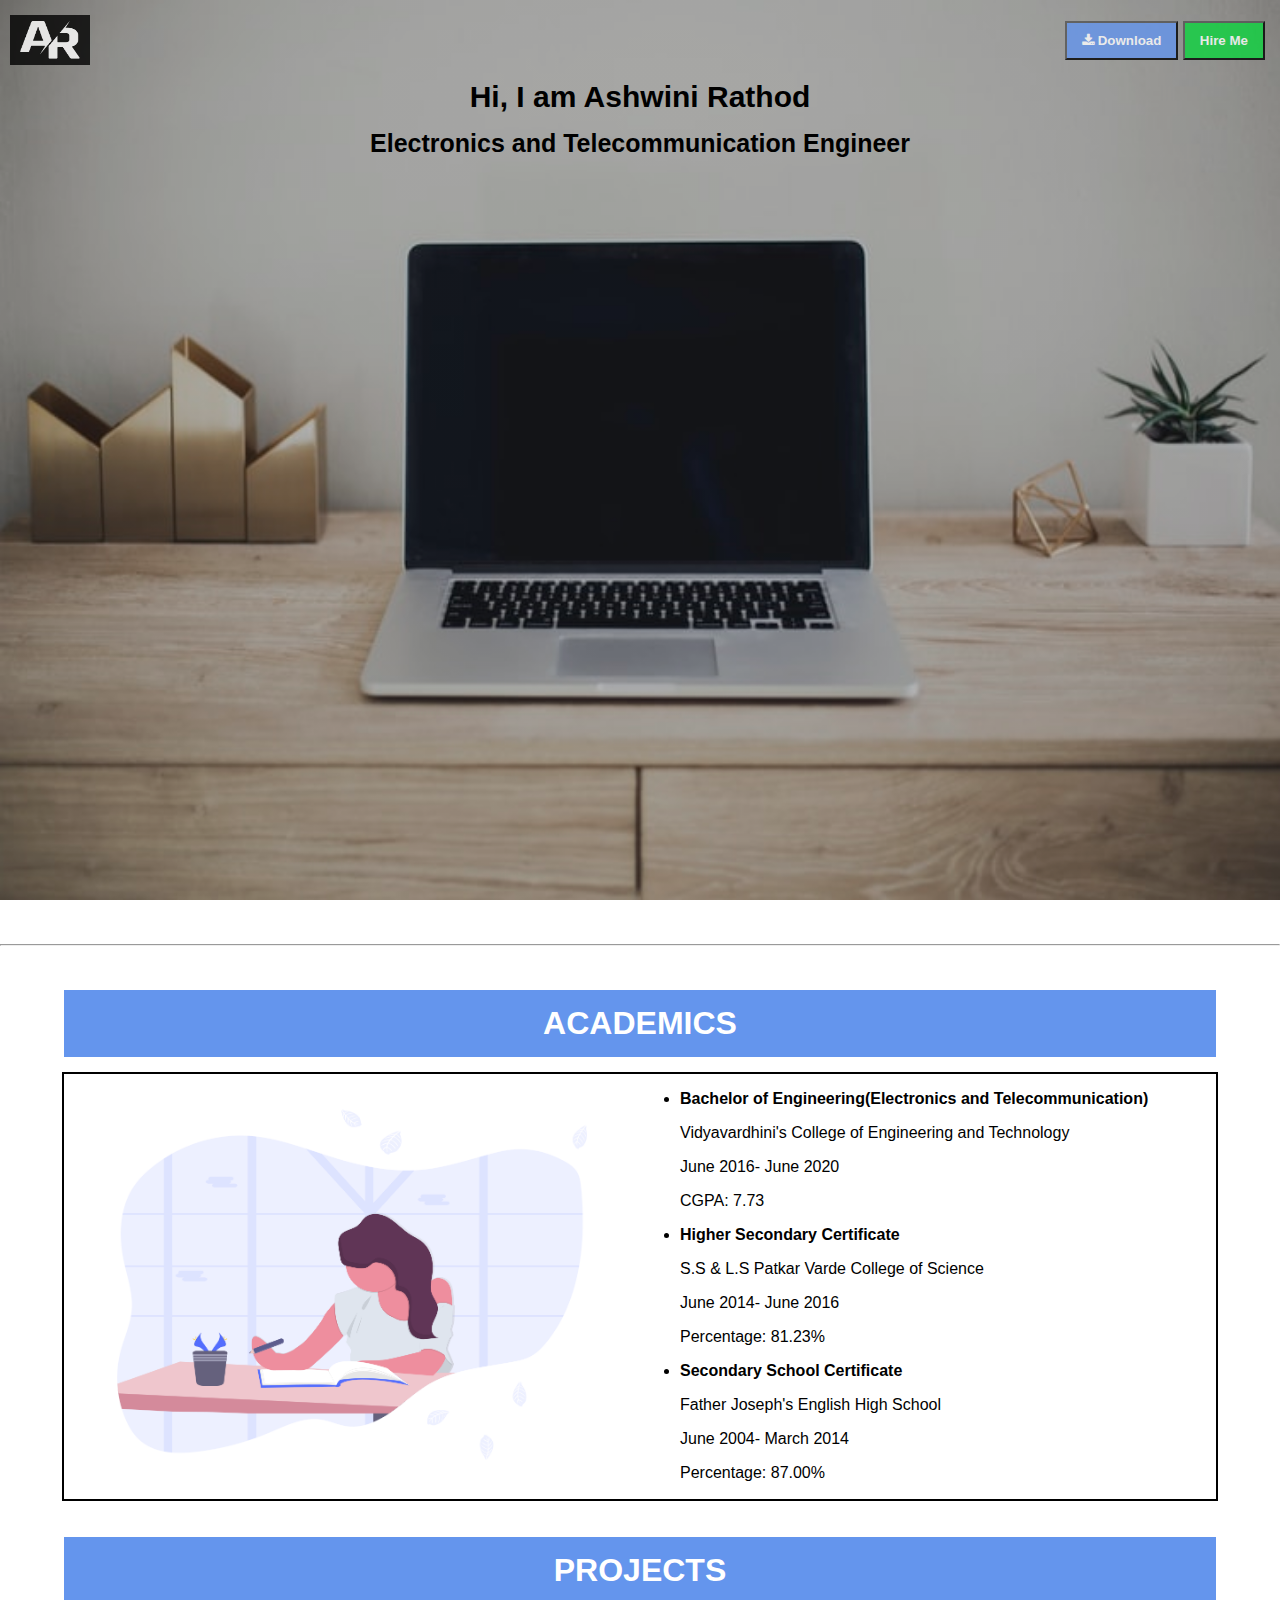
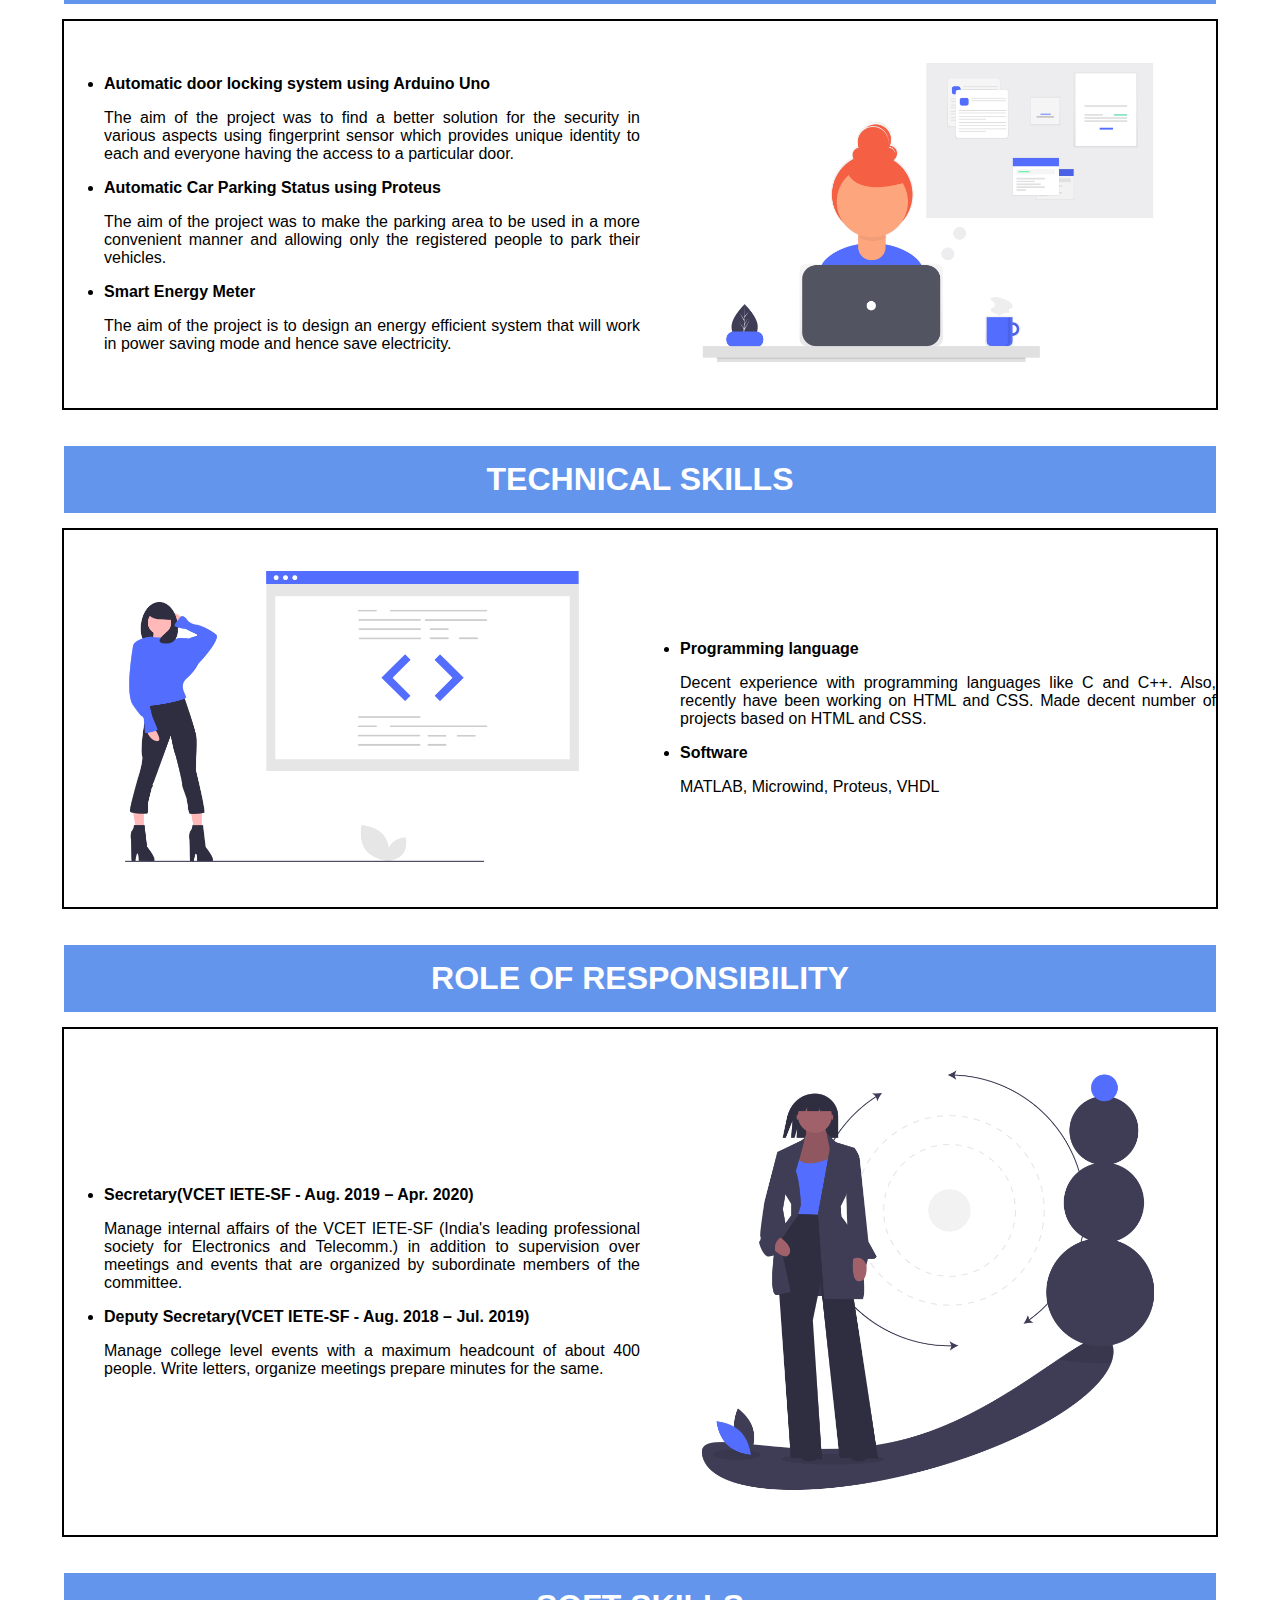
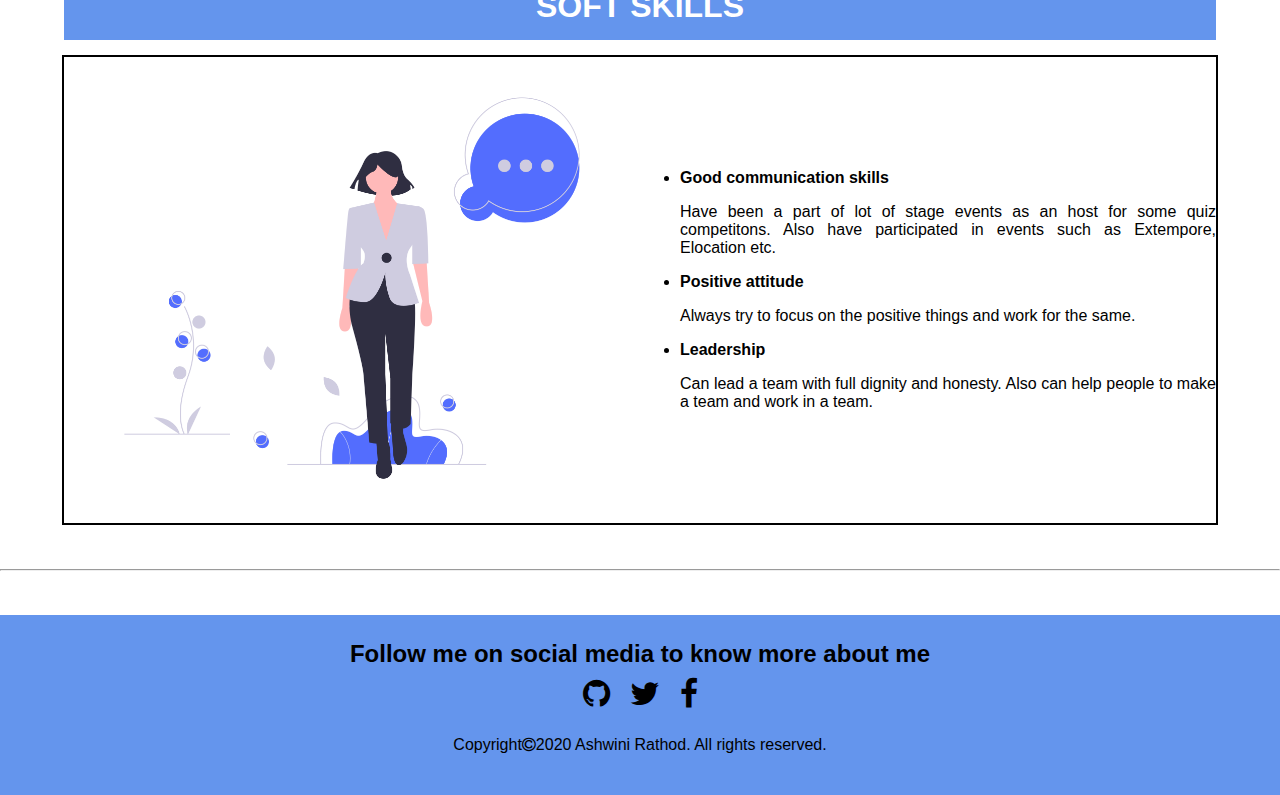
<file: index.html>
<!DOCTYPE html>
<html lang="en">
    <head>
        <meta charset="UTF-8"/>
        <meta name="viewport" content="width= device-width, initial-scale=1"/>
        <title>Profile Page</title>
        <link rel="stylesheet" href="./style/style.css">
        <link rel="stylesheet" href="https://stackpath.bootstrapcdn.com/font-awesome/4.7.0/css/font-awesome.min.css" integrity="sha384-wvfXpqpZZVQGK6TAh5PVlGOfQNHSoD2xbE+QkPxCAFlNEevoEH3Sl0sibVcOQVnN" crossorigin="anonymous">
    </head>
    <body>
        <header class="header">
            <div class="banner">
                <div class="utility-flex">
                    <img src="./style/ar-new (1).png" alt="logo" class="logo">
                    <nav class="nav-container">
                        <button type="submit" class="download"><i class="fa fa-download"></i>
                            <a href="./index.html" class="button">Download</a>
                        </button>
                        <button class="hire-me" type="submit" download>
                            <a href="#" class="button">Hire Me</a>
                        </button>
                       
                        
                    </nav>

                </div>
                <div class="name">
                    <h1 class="sub-head-h1">Hi, I am Ashwini Rathod</h1><h2 class="sub-head-h2">Electronics and Telecommunication Engineer</h2>
                </div>
            </div>
        
        </header> 
        <div class="test">
            <h1 class="sub-head-h1">Hi, I am Ashwini Rathod</h1><h2 class="sub-head-h2">Electronics and Telecommunication Engineer</h2>
        </div>
        
        <br/>
        <br/>
        <hr/>
        <!--<p>
            <strong>OBJECTIVE: </strong> Eager to join a reputable organization to begin a fulfilling and lifelong career which will allow me to use my skills for the mutual development of the company and myself.
        </p>-->
        <br/>
        <br/>
        
        <main>
            
            <div class="main">
                <h1 class="utility-topic">ACADEMICS</h1>
                <div class="topic">
                   

                    <!--item-1-->
                    <div class="image">
                        <img src="./style/undraw_studying_s3l7.png" alt="academics" class="academics-png">
                    </div>
                    <!--item-2-->
                    
                    <div class="description">
                    <p>
                        <ul> 
                            <li>
                                
                                   <p class="bold">Bachelor of Engineering(Electronics and Telecommunication)</p> <p>Vidyavardhini's College of Engineering and Technology</p> <p>June 2016- June 2020</p>  <p>CGPA: 7.73</p>
                            
                            </li>
                            <li>
                                
                                    <p class="bold">Higher Secondary Certificate</p> <p>S.S & L.S Patkar Varde College of Science</p> <p>June 2014- June 2016</p>  <p>Percentage: 81.23%</p>
                                
                            </li>
                            <li>
                                
                                    <p class="bold">Secondary School Certificate</p> <p>Father Joseph's English High School</p> <p>June 2004- March 2014</p> <p>Percentage: 87.00%</p>
                                
                            </li>
                        </ul>
                    </p>
                    </div>
                    
                </div>

            
                <br>
                <br>
                <h1 class="utility-topic">PROJECTS</h1>
                <div class="topic">
                    <div class="image">
                        <img src="./style/undraw_Organizing_projects_0p9a.png" alt="project-png">
                    </div>
                    <div class="description">
                        <p>
                            <ul>
                                <li>
                                    <p class="bold">Automatic door locking system using Arduino Uno
                                        <p>The aim of the project was to find a better solution for the security in various aspects using fingerprint sensor which provides unique identity to each and everyone having the access to a particular door.</p>
                                    </p>
                                </li>
                                <li>
                                    <p class="bold">Automatic Car Parking Status using Proteus
                                        <p>The aim of the project was to make the parking area to be used in a more convenient manner and allowing only the registered people to park their vehicles.</p>
                                    </p>
                                </li>
                                <li>
                                <p class="bold">Smart Energy Meter
                                    <p>The aim of the project is to design an energy efficient system that will work in power saving mode and hence save electricity.</p>
                                </p>
                            </li>
                            </ul>
                        </p>
                    </div>
                </div>
                <br>
                <br>
                <h1 class="utility-topic">TECHNICAL SKILLS</h1>
                <div class="topic">
                    <div class="image">
                        <img src="./style/undraw_proud_coder_7ain.png" alt="tech-png">
                    </div>
                    <div class="description">
                        <p>
                        
                            <ul>
                                <li><p class="bold">Programming language </p>
                                    <p>
                                    Decent experience with programming languages like C and C++. Also, recently have been working on HTML and CSS. Made decent number of projects based on HTML and CSS.
                                </p></li>
                                <li><p class="bold">Software</p>
                                    <p> MATLAB, Microwind, Proteus, VHDL</p>
                                    
                            </ul>
                                
                        </p>
                    </div>
                </div>
                <br>
                <br>
                <h1 class="utility-topic">ROLE OF RESPONSIBILITY</h1>
                <div class="topic">
                    <div class="image">
                        <img src="./style/undraw_gravitas_d3ep.png" alt="role-png">
                    </div>
                    <div class="description">
                        <p>
                            <ul>
                                <li>
                                    <p class="bold">Secretary(VCET IETE-SF - Aug. 2019 – Apr. 2020)<p>Manage internal affairs of the VCET IETE-SF (India's leading professional society for Electronics and Telecomm.) in addition to supervision over meetings and events that are organized by subordinate members of the committee.</p>
                
                                    </p>
                                </li>
                                <li>
                                    <p class="bold">Deputy Secretary(VCET IETE-SF - Aug. 2018 – Jul. 2019)<p>Manage college level events with a maximum headcount of about 400 people. Write letters, organize meetings prepare minutes for the same.</p></p>
                                </li>
                            </ul>
                        </p>
                    </div>
                </div>
                <br>
                <br>
                <h1 class="utility-topic">SOFT SKILLS</h1>
                <div class="topic">
                    <div class="image">
                        <img src="./style/undraw_things_to_say_ewwb.png" alt="soft-png">
                    </div>
                    
            
                    <div class="description">
                        <p>
                            <ul>
                                <li><p  class="bold">Good communication skills
                                    <p>Have been a part of lot of stage events as an host for some quiz competitons. Also have participated in events such as Extempore, Elocation etc.</p>
                                </li>
                                <li><p class="bold">Positive attitude</p>
                                    <p>Always try to focus on the positive things and work for the same.</p>
                                </li>
                                <li><p class="bold">Leadership</p>
                                    <p>Can lead a team with full dignity and honesty. Also can help people to make a team and work in a team.</p>
                                </li>  
                            </ul>
                            
                        </p>
                    </div>
                </div>
            </div>
        </main> 
        <br>
        <br>
        <hr>
        <br>
        <br>
        <footer class="footer">
            <h2 class="follow-me">Follow me on social media to know more about me</h2>
            <div class="sm">
                <a href="#" class="sm-a" ><i class="fa fa-github fa-2x"></i></a>
                <a href="#" class="sm-a" ><i class="fa fa-twitter fa-2x"></i></a>
                <a href="#" class="sm-a" ><i class="fa fa-facebook fa-2x" aria-hidden="true"></i></a>
            </div> 
            <div class="cr">
                <p class="cr-p">Copyright<i class="fa fa-copyright" aria-hidden="true"></i>2020 Ashwini Rathod. All rights reserved. </p>
                
            </div>

        </footer> 
                
                
                
                
                
               

        
        
    </body>
</html>
</file>
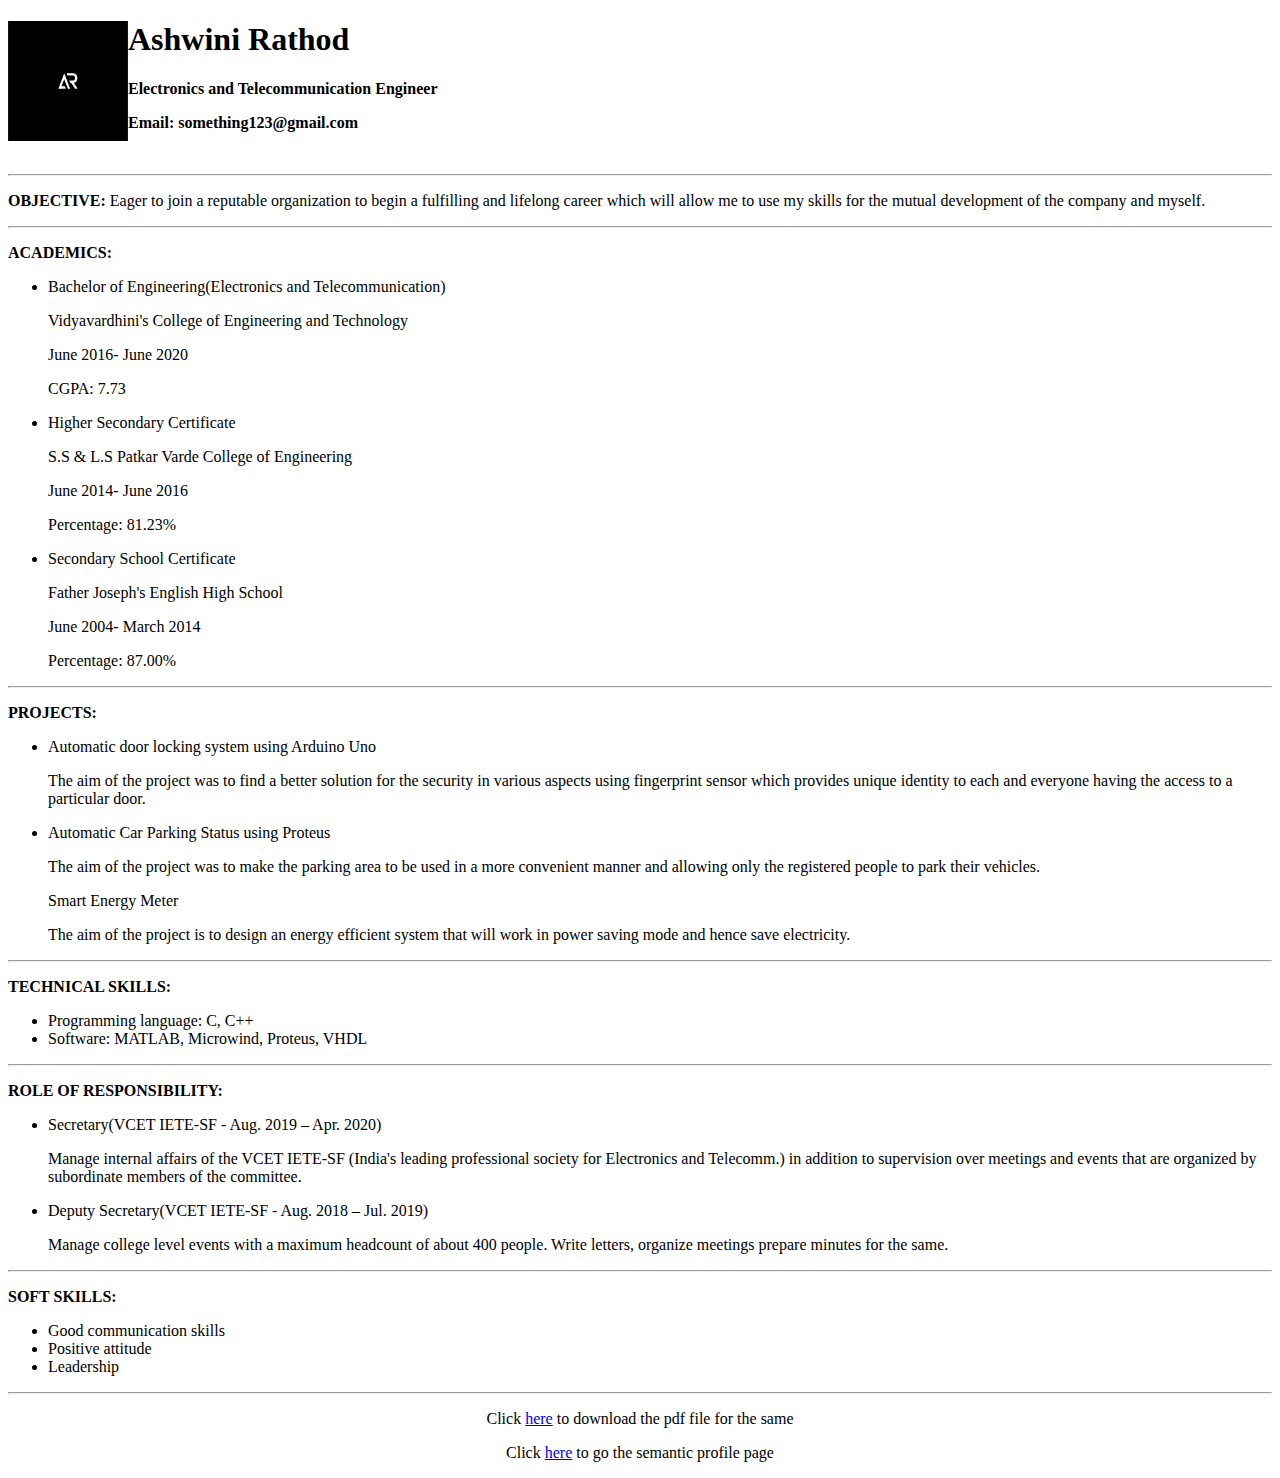
<file: profile-page.html>
<!DOCTYPE html>
<html lang="en">
    <head>
        <meta charset="UTF-8"/>
        <meta name="viewport" content="width= device-width, initial-scale=1"/>
        <title>Profile Page</title>
    </head>
    <body>
        <img src="./download/image.png" Align="left" width=120px height=120px>
        <h1><strong>Ashwini Rathod</strong></h1><p><strong>Electronics and Telecommunication Engineer</strong></p><p><strong>Email: something123@gmail.com</strong></p>
        <br/>
        <hr/>
        <p>
            <strong>OBJECTIVE: </strong> Eager to join a reputable organization to begin a fulfilling and lifelong career which will allow me to use my skills for the mutual development of the company and myself.
        </p>
        <hr/>
        <p>
            <strong>ACADEMICS: </strong>
            <ul>
                <li>
                    <p>
                        Bachelor of Engineering(Electronics and Telecommunication)<p>Vidyavardhini's College of Engineering and Technology</p><p>June 2016- June 2020</p><p>CGPA: 7.73</p>
                    </p>
                </li>
                <li>
                    <p>
                        Higher Secondary Certificate<p>S.S & L.S Patkar Varde College of Engineering</p><p>June 2014- June 2016</p><p>Percentage: 81.23%</p>
                    </p>
                </li>
                <li>
                    <p>
                        Secondary School Certificate<p>Father Joseph's English High School</p><p>June 2004- March 2014</p><p>Percentage: 87.00%</p>
                    </p>
                </li>
            </ul>

        </p>
        <hr/>
        <p>
            <strong>PROJECTS:</strong>
            <ul>
                <li>
                    <p>Automatic door locking system using Arduino Uno
                        <p>The aim of the project was to find a better solution for the security in various aspects using fingerprint sensor which provides unique identity to each and everyone having the access to a particular door.</p>
                    </p>
                </li>
                <li>
                    <p>Automatic Car Parking Status using Proteus
                        <p>The aim of the project was to make the parking area to be used in a more convenient manner and allowing only the registered people to park their vehicles.</p>
                    </p>
                </li>
                <p>Smart Energy Meter
                    <p>The aim of the project is to design an energy efficient system that will work in power saving mode and hence save electricity.</p>
                </p>
            </ul>
        </p>
        <hr/>
        <p>
            <strong>TECHNICAL SKILLS:</strong>
            <ul>
                <li>Programming language: C, C++</li>
                <li>Software: MATLAB, Microwind, Proteus, VHDL
                    
            </ul>
                
        </p>
        <hr/>
        <p>
            <strong>ROLE OF RESPONSIBILITY:</strong>
            <ul>
                <li>
                    <p>Secretary(VCET IETE-SF - Aug. 2019 – Apr. 2020)<p>Manage internal affairs of the VCET IETE-SF (India's leading professional society for Electronics and Telecomm.) in addition to supervision over meetings and events that are organized by subordinate members of the committee.</p>

                    </p>
                </li>
                <li>
                    <p>Deputy Secretary(VCET IETE-SF - Aug. 2018 – Jul. 2019)<p>Manage college level events with a maximum headcount of about 400 people. Write letters, organize meetings prepare minutes for the same.</p></p>
                </li>
            </ul>
        </p>
        <hr/>
        <p>
            <strong>SOFT SKILLS:</strong>
            <ul>
                <li>Good communication skills</li>
                <li>Positive attitude</li>
                <li>Leadership</li>  
            </ul>
                
        </p>
        <hr/>
        <p style= "text-align:center">Click <a href="#">here</a> to download the pdf file for the same</p>
        <p style="text-align:center">Click <a href="./sem-profile.html">here</a> to go the semantic profile page</p>



        
        
    </body>
</html>
</file>
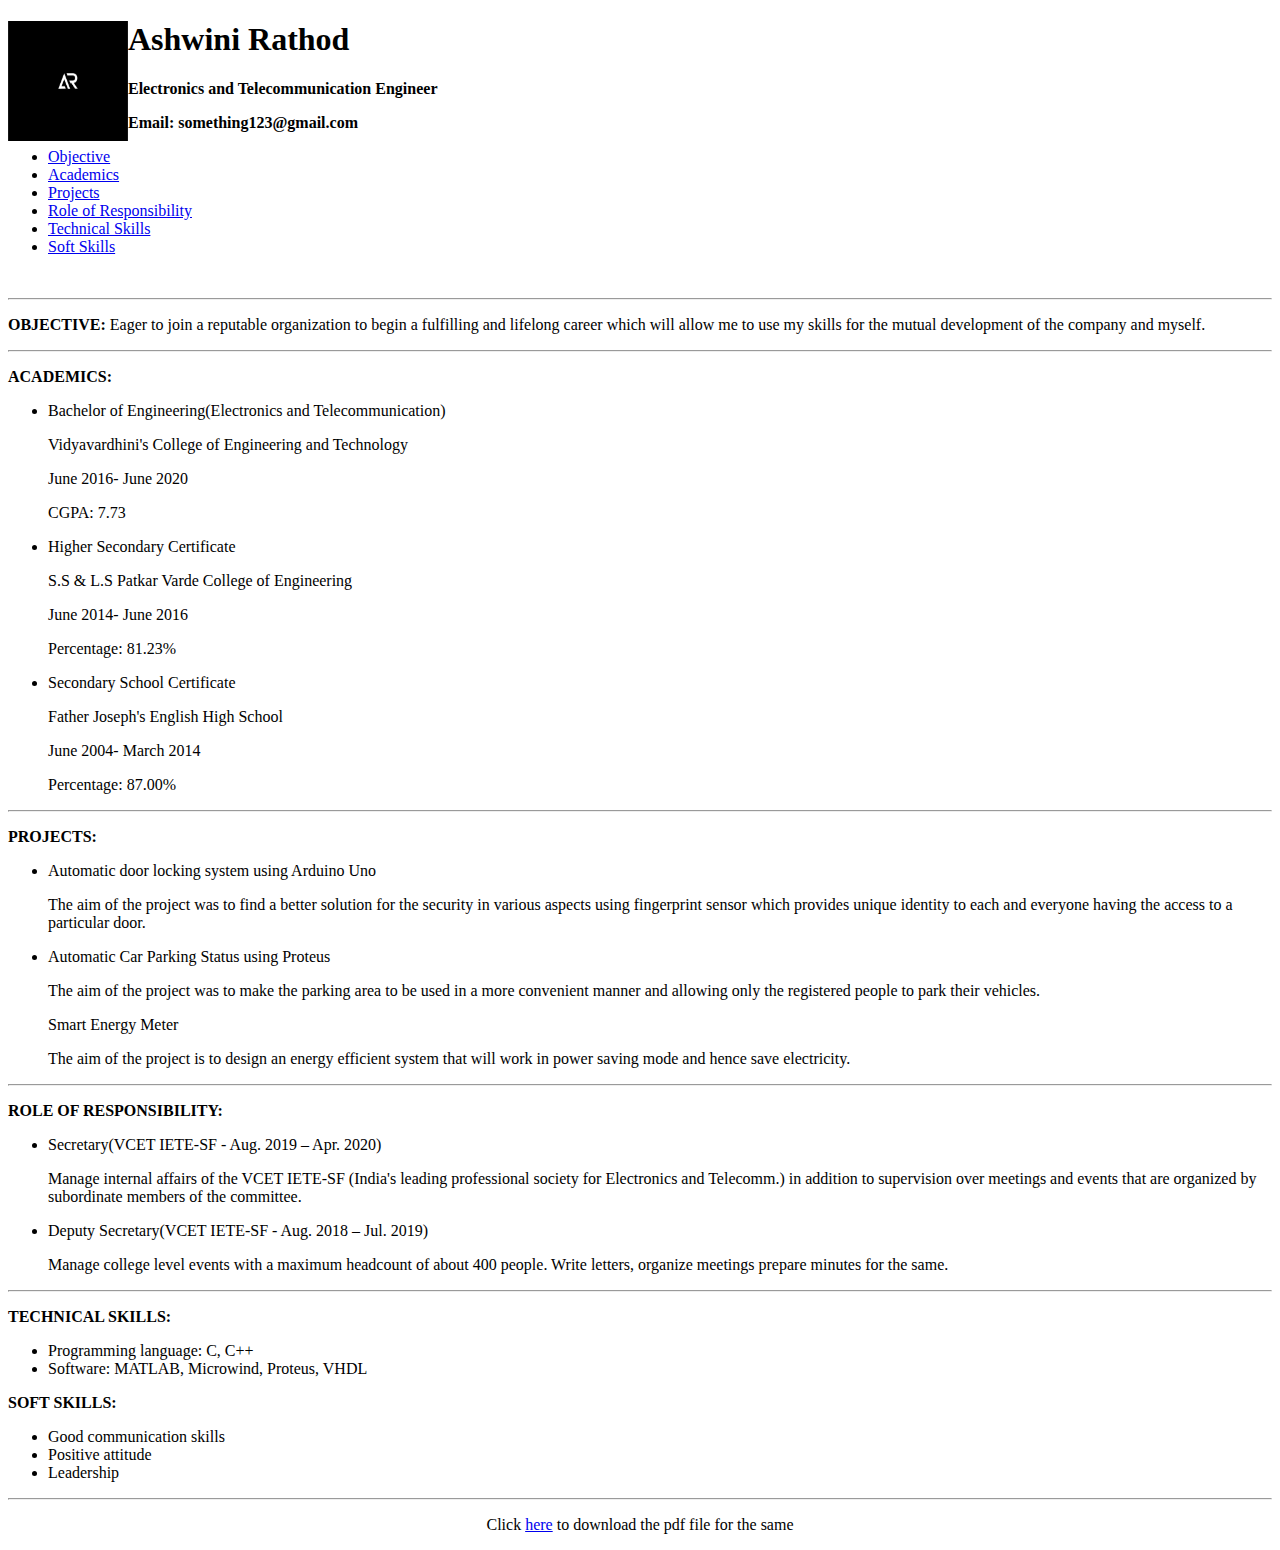
<file: sem-profile.html>
<!DOCTYPE html>
<html lang="en">
    <head>
        <meta charset="UTF-8"/>
        <meta name="viewport" content="width= device-width, initial-scale=1"/>
        <title>Profile Page</title>
    </head>
    <body>
        <header>
        <img src="./download/image.png" Align="left" width=120px height=120px>
        <h1><strong>Ashwini Rathod</strong></h1><p><strong>Electronics and Telecommunication Engineer</strong></p><p><strong>Email: something123@gmail.com</strong></p>
        </header>
        <ul>
            <li><a href="#1">Objective</a></li>
            <li><a href="#2">Academics</a></li>
            <li><a href="#3">Projects</a></li>
            <li><a href="#4">Role of Responsibility</a></li>
            <li><a href="#5">Technical Skills</a></li>
            <li><a href="#6">Soft Skills</a></li>
        </ul>
        <br/>

        <hr/>
        <section>
        <p id="1">
            <strong>OBJECTIVE: </strong> Eager to join a reputable organization to begin a fulfilling and lifelong career which will allow me to use my skills for the mutual development of the company and myself.
        </p>
        </section>
        <hr/>
        <section>
        <p id="2">
            <strong>ACADEMICS: </strong>
            <ul>
                <li>
                    <p>
                        Bachelor of Engineering(Electronics and Telecommunication)<p>Vidyavardhini's College of Engineering and Technology</p><p>June 2016- June 2020</p><p>CGPA: 7.73</p>
                    </p>
                </li>
                <li>
                    <p>
                        Higher Secondary Certificate<p>S.S & L.S Patkar Varde College of Engineering</p><p>June 2014- June 2016</p><p>Percentage: 81.23%</p>
                    </p>
                </li>
                <li>
                    <p>
                        Secondary School Certificate<p>Father Joseph's English High School</p><p>June 2004- March 2014</p><p>Percentage: 87.00%</p>
                    </p>
                </li>
            </ul>

        </p>
        </section>
        <hr/>
        <section>
        <p id="3">
            <strong>PROJECTS:</strong>
            <ul>
                <li>
                    <p>Automatic door locking system using Arduino Uno
                        <p>The aim of the project was to find a better solution for the security in various aspects using fingerprint sensor which provides unique identity to each and everyone having the access to a particular door.</p>
                    </p>
                </li>
                <li>
                    <p>Automatic Car Parking Status using Proteus
                        <p>The aim of the project was to make the parking area to be used in a more convenient manner and allowing only the registered people to park their vehicles.</p>
                    </p>
                </li>
                <p>Smart Energy Meter
                    <p>The aim of the project is to design an energy efficient system that will work in power saving mode and hence save electricity.</p>
                </p>
            </ul>
        </p>
        </section>
        <hr/>
        
        <section>
        <p id="4">
            <strong>ROLE OF RESPONSIBILITY:</strong>
            <ul>
                <li>
                    <p>Secretary(VCET IETE-SF - Aug. 2019 – Apr. 2020)<p>Manage internal affairs of the VCET IETE-SF (India's leading professional society for Electronics and Telecomm.) in addition to supervision over meetings and events that are organized by subordinate members of the committee.</p>

                    </p>
                </li>
                <li>
                    <p>Deputy Secretary(VCET IETE-SF - Aug. 2018 – Jul. 2019)<p>Manage college level events with a maximum headcount of about 400 people. Write letters, organize meetings prepare minutes for the same.</p></p>
                </li>
            </ul>
        </p>
        </section>
        <hr/>
        <section>
            <p id="5">
                <strong>TECHNICAL SKILLS:</strong>
                <ul>
                    <li>Programming language: C, C++</li>
                    <li>Software: MATLAB, Microwind, Proteus, VHDL
                        
                </ul>
                    
            </p>
            </section>
        <section>
        <p id="6">
            <strong>SOFT SKILLS:</strong>
            <ul>
                <li>Good communication skills</li>
                <li>Positive attitude</li>
                <li>Leadership</li>  
            </ul>
                
        </p>
        </section>
        <hr/>
        <footer>
        <p style= "text-align:center">Click <a href="#">here</a> to download the pdf file for the same</p>
        </footer>


        
        
    </body>
</html>
</file>
<file: style/style.css>
body{
    margin: 0px;
    padding: 0px;
    font-family: sans-serif;
}

.bold{
    font-weight: bold;
}

.banner{
    background-image: linear-gradient(rgba(0, 0, 0, 0.3), rgba(0, 0, 0, 0.3)), url(./lappy-5.jpeg);
    width: 100%;
    height: 100vh;
    background-size: 100% 100%;
   
    
}

.name{
    color: black;
    text-align: center;
    /*border: 1px solid black;*/
    font-size: 22px;
    
}

.sub-head-h1, .sub-head-h2{
    margin: 15px;
}

.sub-head-h1{
    font-size: 30px;
}

.sub-head-h2{
    font-size: 25px;
}


.test{
    background-color: black;
    width: 90%;
    margin: auto;
    color: white;
    text-align: center;
    /* padding: 15px; */
    display: none;
}

.utility-flex{
    /* border: 3px solid black; */
    background-color: transparent;
    opacity: 0.8;
    padding-top: 15px;
    display: flex;
    align-items: center;
    justify-content: space-between;

}

.logo{
    width: 80px;
    height: 50px;
    margin-left: 10px;
   
}

.nav-container{
    /*border:  1px solid blue;*/
    margin-right: 15px;
    
}

.download{
    
    padding: 10px;
    color: white;
    background-color: cornflowerblue;
    /* border: 1px solid black; */
    
    padding-left: 15px;
    padding-right: 15px;
    
}

.hire-me{
    padding: 10px;
    color: white;
    background-color: rgb(14, 212, 63);
    /* border: 1px solid black; */
    padding-left: 15px;
    padding-right: 15px;
}



.button{
    text-decoration: none;
    color: white;
    font-weight: bold;
    
    
}

.hire-me:hover, .download:hover{
    padding: 12px;
}

/*.nav-class{
    font-size: 18px;
    font-weight: 12px;
    padding: 5px;
    text-decoration: none;
    color: white;
}*/

/*.nav-class:hover{
    color: silver;
}*/

.utility-topic{
    width: 90%;
    margin: auto;
    text-align: center;
    padding: 15px 0px 15px 0px;
    background-color: cornflowerblue;
    color: white;
    font-weight: bold;
    margin-bottom: 15px;
}

.topic{
    display: flex;
    justify-content: space-between;
    align-items: center;
    width: 90%;
    margin: auto;
    border: 2px solid black;
}

.image{
    width: 50%;
}

.image img{
    width: 100%;
    height: 100%;
}

.description{
    width: 50%;
    text-align: justify;
    /*border: 2px solid black;*/
}

div .topic:nth-of-type(2n){
    flex-direction: row-reverse;
}

.footer{
    background-color: cornflowerblue;
    color: black;
    width: 100%;
    /* height: 40vh; */
    
}

.follow-me{
    /* border: 2px solid white; */
    padding-top: 25px;
    text-align: center;
}

.sm{
    display: flex;
    align-items: center;
    justify-content: center;
}

.sm-a{
    text-decoration: none;
    color: black;
    padding: 10px;
}

.sm-a:hover{
    color: white;
}

.follow-me, .sm{
    margin: 0px;
}

.cr{
    text-align: center;
    padding-bottom: 25px;
}

@media (max-width: 768px){
    
    div .topic:nth-of-type(2n){
        flex-direction: row;
    }

    .topic{
        flex-direction: column;
    }

    div .topic:nth-of-type(2n){
        flex-direction: column;
    }

    .topic .description{
         text-align: center;
    }
}

@media (max-width: 350px){
    .nav-container{
        display: flex;
        flex-direction: column;
    }

    .nav-container .download{
        margin-bottom: 5px;
        margin-top: 5px;
    }

    .utility-flex{
        display: flex;
        flex-direction: column;
    }

    .banner .utility-flex img{
        margin-left: 0px;
    }
     
    .test .sub-head-h1{
        font-size: 20px;
        text-align: start;
    }

    .test .sub-head-h2{
        font-size: 10px;
        text-align: start;
    }

}

@media (max-width: 735px){
    .name{
     display: none;
    }

    .test{
        display: block;
        border: 2px solid white;
        padding: 0px;
    }

}

@media (max-width: 531px){
    .name .sub-head-h1{
        font-size: 20px;
    }

    .name .sub-head-h2{
        font-size: 15px;
    }

    .topic{
        justify-content: left;
    }
  
    .topic .description{
        align-self: flex-start;
        /* justify-self: start; */
        font-size: 12px;
        
    }
    .utility-topic{
        font-size: 15px;
    }
   
}

@media (max-width: 200px){


    .topic .description{
        
        font-size: 10px;
    }

    .follow-me{
        font-size: 15px;
    }

    .cr p{
        font-size: 10px;
    }
}

@media (max-width: 180px){
    .topic .description{
        font-size: 7px;
    }
}
</file>
